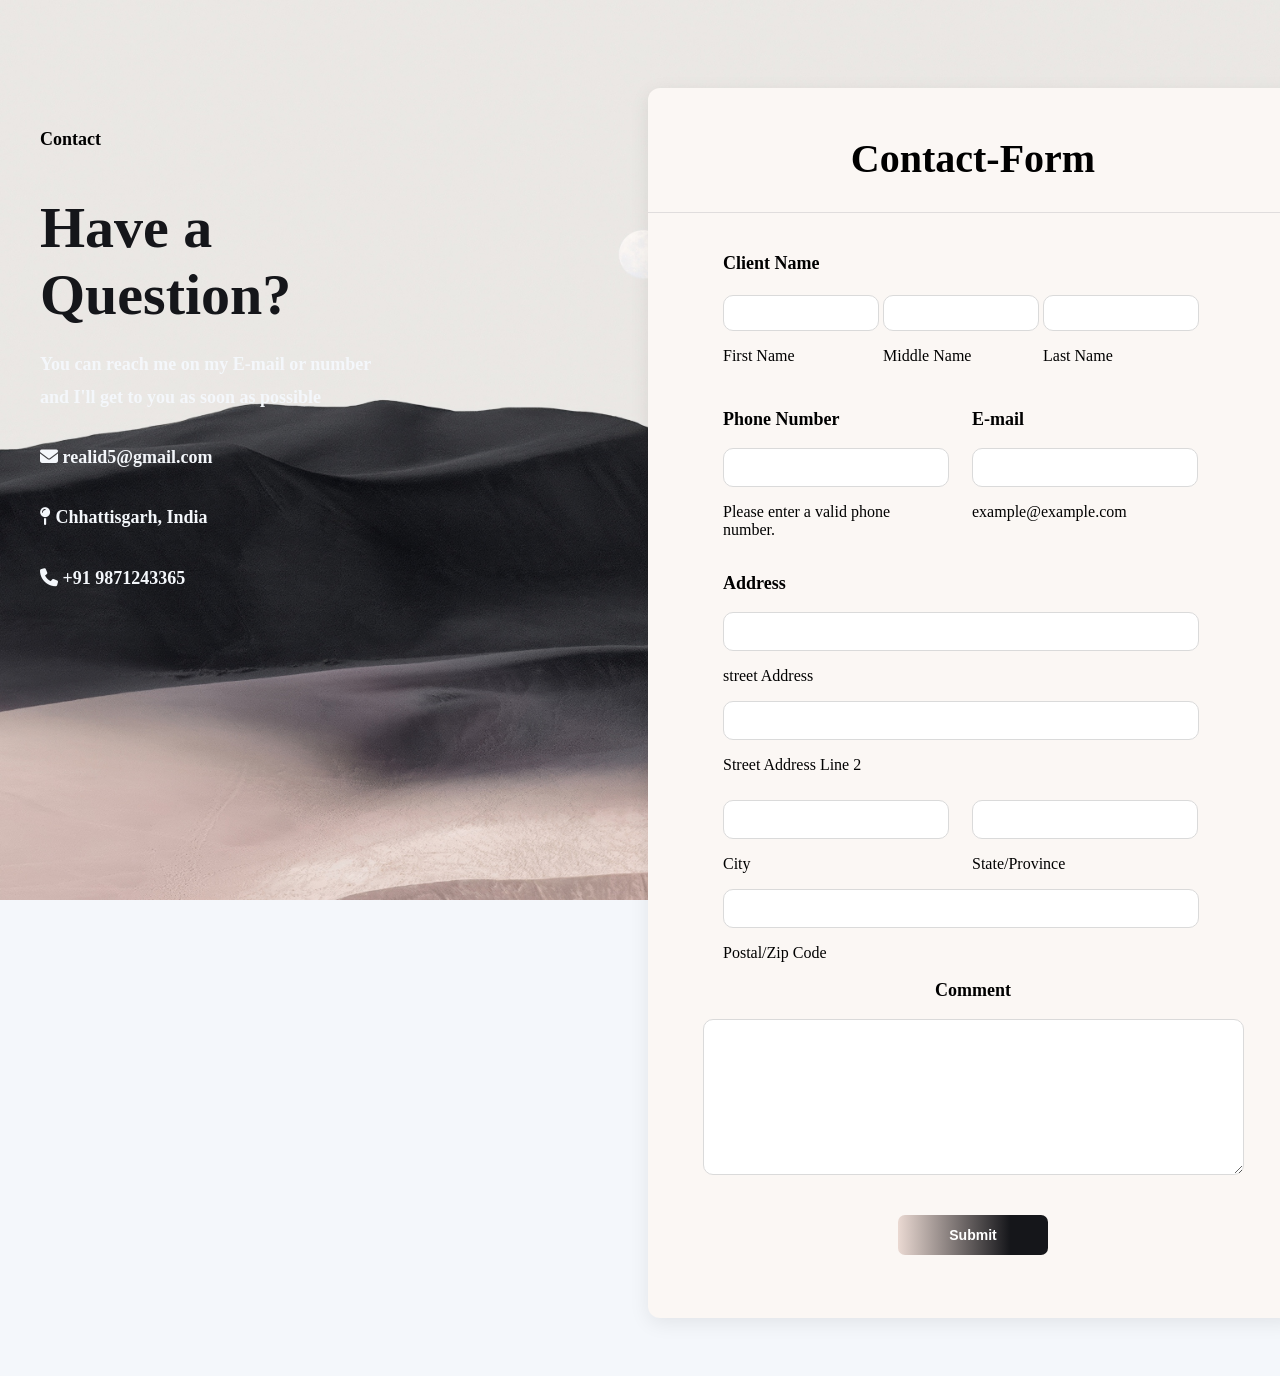
<file: index.html>
<!DOCTYPE html>
<html lang="en">
<head><link rel="stylesheet" href="https://cdnjs.cloudflare.com/ajax/libs/font-awesome/6.7.2/css/all.min.css">
       <link rel="stylesheet" href="stylesheet.css">


    <meta charset="UTF-8">
    <meta name="viewport" content="width=device-width, initial-scale=1.0">
    <title>Contact-Form</title>
</head>
<body>

    <div class="pagecontainer">

         <div class="contactdetails">
        <p style="color: black;">Contact</p>
        <h1>Have a Question?</h1>
        
        <p>You can reach me on my E-mail or number and I'll get to you as soon as possible</p>

        <p><i class="fa-solid fa-envelope"></i> realid5@gmail.com</p>
        <p><i class="fa-solid fa-map-pin"></i> Chhattisgarh, India</p>
        <p><i class="fa-duotone fa-solid fa-phone"></i> +91 9871243365</p>
    </div>


    <div class="entireform">

    <h1 style="font-family: calibri; font-size: 40px; text-align: center;" >Contact-Form</h1>

    
    <hr style="margin-top: 50px;">
 
     
    <div class="client-section">

    <p class="client-label">Client Name</p>
    
   
    <div class="name-box">
        <input type="text">
        <p>First Name</p>
         </div>

         <div class="name-box">
            <input type="text">
            <p>Middle Name</p>
         </div>

         <div class="name-box">
            <input type="text">
            <p>Last Name</p>

         </div>

        </div>
 
    
      <div class="phonemail">
     
    <div class="name-box1">
        <p style="font-size: 18px; font-weight: bold;">Phone Number</p>
        <input type="text">
        <p style="width: 220px;">Please enter a valid phone number.</p>
    </div>

    <div class="name-box1">
        <p style="font-size: 18px; font-weight: bold;">E-mail</p>
        <input type="text">
        <p>example@example.com</p>

    </div>

</div>


 <div class="adress-box">
    <p style="font-size: 18px; font-weight: bold;">Address</p>
    <input type="text">
    <p>street Address</p>
    <input type="text">
    <p>Street Address Line 2</p>

 </div>


<div class="phonemail">
<div class="name-box1">
    <input type="text">
    <p>City</p>
    
</div>

<div class="name-box1">
    <input type="text">
    <p>State/Province</p>
</div>
</div>


<div class="adress-box">
    <input type="text">
    <p>Postal/Zip Code</p>
</div>


<div class="commentbox"> 
<p style="font-size: 18px; font-weight: bold;">Comment</p>
<textarea rows="10" cols="65" style="border-radius: 10px; border: 1px solid rgb(218, 218, 218); ;"></textarea>
</div>

<br>
<br>

<button class="submitbtn" type="submit" style="font-weight: bold;">Submit</button>
   
    </div>

</div>
    
    </body>
</html>
</file>
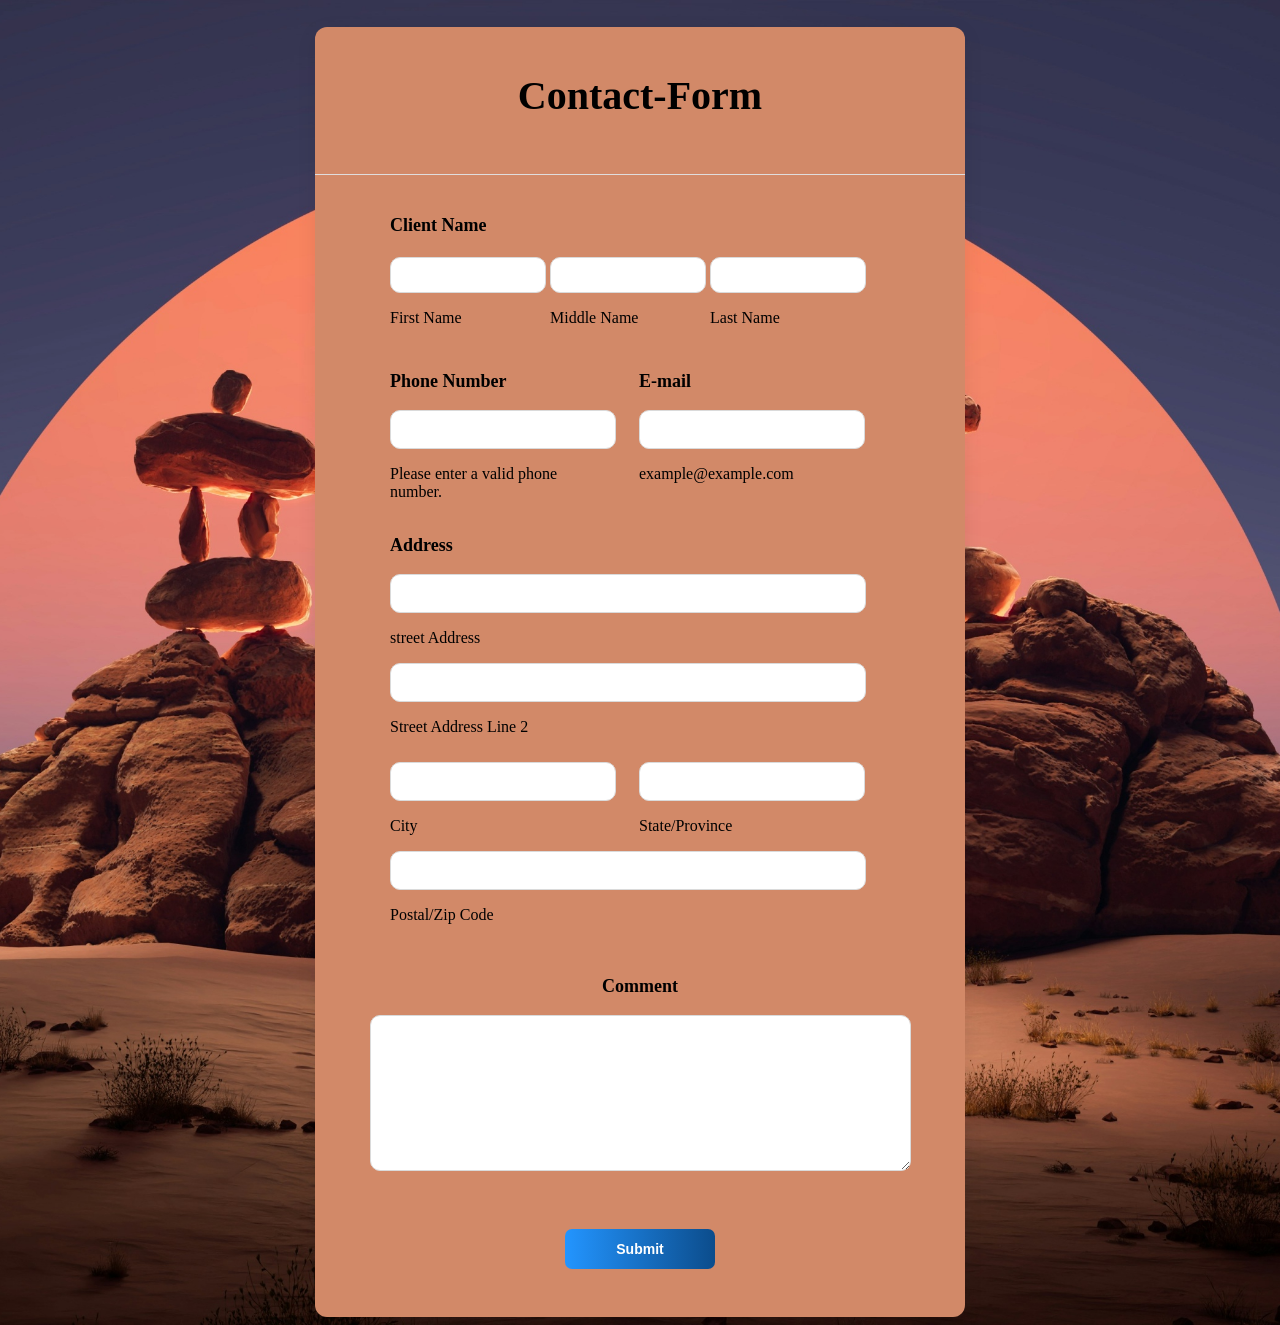
<file: contact form.html>
<!DOCTYPE html>
<html lang="en">
<head>
    <style>
        body {
            font-family: calibri;
            background-color: #f4f7fb;
            background-image: url(images/desert-rocks-3840x2160-27362.jpg);
            background-repeat: no-repeat;
            background-size: cover;
            background-position: center;

        }
    </style>

     <style>
        .entireform{ width: 650px;
            height: 1290px;
            margin: auto;
            background-color: rgb(210, 137, 104);
            border-radius: 12px;
            box-shadow: 0 5px 20px rgba(0, 0, 0, 0.08);
           
        }
     </style>

    <meta charset="UTF-8">
    <meta name="viewport" content="width=device-width, initial-scale=1.0">
    <title>Contact-Form</title>
</head>
<body>

    <div class="entireform">

    <h1 style="font-family: calibri; font-size: 40px; text-align: center;" >Contact-Form</h1>
    <hr style="margin-top: 100px;">
 
    <style>
        h1{
            position: relative;
          top: 45px;
        }
    </style>
     
     <style>
        hr{
            border: none;
            border-top: 1px solid rgb(224, 221, 221);
        }
     </style>
     
    <div class="client-section">

    <p class="client-label">Client Name</p>
    <style>
        .client-label{
            text-align: left;
            margin-top: 40px;
            font-size: 18px;
            font-weight: bold;
        }
    </style>
   
    <div class="name-box">
        <input type="text">
        <p>First Name</p>
         </div>

         <div class="name-box">
            <input type="text">
            <p>Middle Name</p>
         </div>

         <div class="name-box">
            <input type="text">
            <p>Last Name</p>

         </div>

         </div>

<style>
    .client-section{
        text-align: left;
        width: 500px;
        margin: auto;
        
    }
</style>

 <style>
    .name-box{
        display: inline-block;
        margin-top: 3px;
        
    }

    .name-box input{
        width: 150px;
        height: 32px;
        border: 1px solid rgb(218, 218, 218);
        border-radius: 10px;
        transition: box-shadow 0.2s;

    }

    .name-box input:hover{
        box-shadow: 0 0 5px rgb(112, 201, 246);
    }

 </style>
 
    
      <div class="phonemail">
     
    <div class="name-box1">
        <p style="font-size: 18px; font-weight: bold;">Phone Number</p>
        <input type="text">
        <p style="width: 220px;">Please enter a valid phone number.</p>
    </div>

    <div class="name-box1">
        <p style="font-size: 18px; font-weight: bold;">E-mail</p>
        <input type="text">
        <p>example@example.com</p>

    </div>

</div>

    <style>
        .name-box1{
            display: inline-block;
            width: 220px;
            margin-top: 10px;
            margin-right: 25px;
            vertical-align: top;

        }

        .name-box1 input{
            width: 220px;
            height: 35px;
            border: 1px solid rgb(218, 218, 218); 
            border-radius: 10px;
            transition: box-shadow 0.2s;
        }

        .name-box1 input:hover{
        box-shadow: 0 0 5px rgb(112, 201, 246);

        }

       
    </style>

   <style>
    .phonemail{
        width: 500px;
        margin: auto;
        border: none;
        text-align: left;
    }
   </style>


 <div class="adress-box">
    <p style="font-size: 18px; font-weight: bold;">Address</p>
    <input type="text">
    <p>street Address</p>
    <input type="text">
    <p>Street Address Line 2</p>

 </div>

 <style>
    .adress-box input{
        width: 470px;
        height: 35px;
        border: 1px solid rgb(218, 218, 218); 
        border-radius: 10px;
        transition: box-shadow 0.2s;
                       
    }

    .adress-box{
        margin: auto;
        width: 500px;
        border: none;
        text-align: left;
        
    }

    .adress-box input:hover{
        box-shadow: 0 0 5px rgb(112, 201, 246);

        }
 </style>

<div class="phonemail">
<div class="name-box1">
    <input type="text">
    <p>City</p>
    
</div>

<div class="name-box1">
    <input type="text">
    <p>State/Province</p>
</div>
</div>


<div class="adress-box">
    <input type="text">
    <p>Postal/Zip Code</p>
</div>
<br>

<div class="commentbox"> 
<p style="font-size: 18px; font-weight: bold;">Comment</p>
<textarea rows="10" cols="65" style="border-radius: 10px; border: 1px solid rgb(218, 218, 218); ;"></textarea>
</div>

<style>
    .commentbox textarea:hover{
        box-shadow: 0 0 5px rgb(112, 201, 246);

    }
</style>


<br>
<br>
<br>


<button class="submitbtn" type="submit" style="font-weight: bold;">Submit</button>
   

    <style>
        .submitbtn{
            width: 150px;
            height: 40px;
            color: white;
            border: none;
            border-radius: 7px;
            font-size: 14px;
            background: linear-gradient(90deg, #2395ff , #002852
            );
            background-size: 150% 100%;
            background-position: left;
            transition: background-position 0.1s ease ;
        }

        .submitbtn:hover{
            background-position: right;
        }
    </style>

    </div>

    <style>
        .entireform{
            width: 650px;
            margin: auto;
            margin-right: auto;
            border: none;
            text-align: center;
            
        }
    </style> 



</body>
</html>
</file>
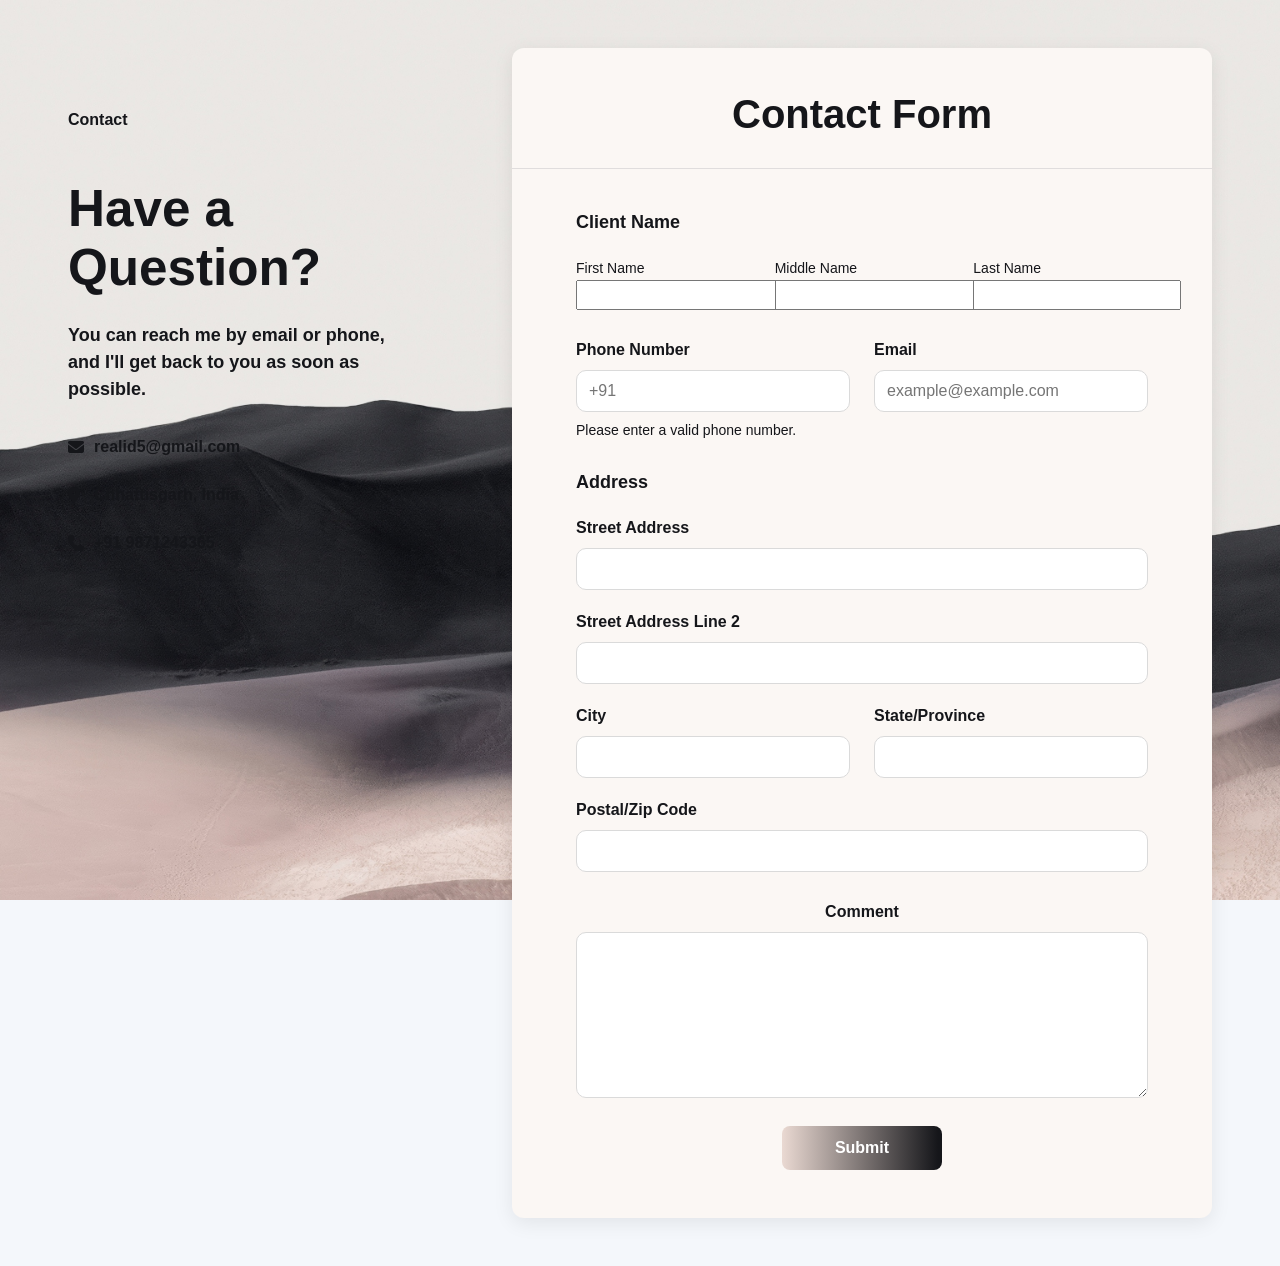
<file: gptversion.html>
<!DOCTYPE html>
<html lang="en">
<head>
    <meta charset="UTF-8">
    <meta name="viewport" content="width=device-width, initial-scale=1.0">

    <title>Contact Form</title>

    <link rel="stylesheet" href="gptversion.css">

    <link
        rel="stylesheet"
        href="https://cdnjs.cloudflare.com/ajax/libs/font-awesome/6.7.2/css/all.min.css"
    >
</head>
<body>

    <main class="page-container">

        <section class="contact-details">
            <p class="eyebrow">Contact</p>

            <h1>Have a Question?</h1>

            <p class="intro">
                You can reach me by email or phone, and I'll get back
                to you as soon as possible.
            </p>

            <address class="contact-list">
                <a href="mailto:realid5@gmail.com">
                    <i class="fa-solid fa-envelope" aria-hidden="true"></i>
                    <span>realid5@gmail.com</span>
                </a>

                <p>
                    <i class="fa-solid fa-location-dot" aria-hidden="true"></i>
                    <span>Chhattisgarh, India</span>
                </p>

                <a href="tel:+919871243365">
                    <i class="fa-solid fa-phone" aria-hidden="true"></i>
                    <span>+91 9871243365</span>
                </a>
            </address>
        </section>

        <section class="form-card" aria-labelledby="form-title">

            <header class="form-header">
                <h2 id="form-title">Contact Form</h2>
            </header>

            <form class="contact-form" action="#" method="post">

                <fieldset class="field-group">
                    <legend>Client Name</legend>

                    <div class="name-fields">
                        <label>
                            <span>First Name</span>
                            <input
                                type="text"
                                name="firstName"
                                autocomplete="given-name"
                                required
                            >
                        </label>

                        <label>
                            <span>Middle Name</span>
                            <input
                                type="text"
                                name="middleName"
                                autocomplete="additional-name"
                            >
                        </label>

                        <label>
                            <span>Last Name</span>
                            <input
                                type="text"
                                name="lastName"
                                autocomplete="family-name"
                                required
                            >
                        </label>
                    </div>
                </fieldset>

                <div class="field-row">
                    <label class="field">
                        <span>Phone Number</span>
                        <input
                            type="tel"
                            name="phone"
                            autocomplete="tel"
                            placeholder="+91"
                            required
                        >
                        <small>Please enter a valid phone number.</small>
                    </label>

                    <label class="field">
                        <span>Email</span>
                        <input
                            type="email"
                            name="email"
                            autocomplete="email"
                            placeholder="example@example.com"
                            required
                        >
                    </label>
                </div>

                <fieldset class="field-group">
                    <legend>Address</legend>

                    <label class="field">
                        <span>Street Address</span>
                        <input
                            type="text"
                            name="address"
                            autocomplete="address-line1"
                        >
                    </label>

                    <label class="field">
                        <span>Street Address Line 2</span>
                        <input
                            type="text"
                            name="addressLine2"
                            autocomplete="address-line2"
                        >
                    </label>

                    <div class="field-row">
                        <label class="field">
                            <span>City</span>
                            <input
                                type="text"
                                name="city"
                                autocomplete="address-level2"
                            >
                        </label>

                        <label class="field">
                            <span>State/Province</span>
                            <input
                                type="text"
                                name="state"
                                autocomplete="address-level1"
                            >
                        </label>
                    </div>

                    <label class="field">
                        <span>Postal/Zip Code</span>
                        <input
                            type="text"
                            name="postalCode"
                            autocomplete="postal-code"
                        >
                    </label>
                </fieldset>

                <label class="field comment-field">
                    <span>Comment</span>
                    <textarea name="comment" rows="6"></textarea>
                </label>

                <button class="submit-button" type="submit">
                    Submit
                </button>

            </form>
        </section>

    </main>

</body>
</html>
</file>
<file: stylesheet.css>
body 
        {
            font-family: calibri;
            background-color: #f4f7fb;
            background-image: url(images/sand-dunes-moon-3840x2160-26311.jpg);
            background-repeat: no-repeat;
            background-size: cover;
            background-position: center;
            background-attachment: fixed;
            padding-top: 80px;
            padding-bottom: 50px;
        }

         .entireform
         { 
            width: 650px;
            height: 1230px;
            margin-left: 600px;
            background-color: rgb(251, 247, 244);
            border-radius: 12px;
            box-shadow: 0 5px 20px rgba(0, 0, 0, 0.08);
            width: 650px;
            flex-shrink: 0;
            border: none;
            text-align: center;
            
        }

         .contactdetails
         {
            width: 350px;
            margin-top: 65px;
            margin-right: 850px;
            color: #15161a;
            position: fixed;
            top: 40px;
        
        }

        .contactdetails h1 
        {
            position: static;
            top: auto;
            font-size: 58px;
            margin-bottom: 20px;
            
        }

        .contactdetails p 
        {
            font-size: 18px;
            line-height: 1.8;
            margin-bottom: 28px;
            font-weight: bold;
            color: #f4f7fb;
        }

         h1
         {
            position: relative;
          top: 20px;
        }

        hr
        {
            border: none;
            border-top: 1px solid rgb(224, 221, 221);
        }

        .client-label
        {
            text-align: left;
            margin-top: 40px;
            font-size: 18px;
            font-weight: bold;
        }

         .client-section
         {
        text-align: left;
        width: 500px;
        margin: auto;
        
        }

         .name-box{
        display: inline-block;
        margin-top: 3px;
         }

        .name-box input
        {
        width: 150px;
        height: 32px;
        border: 1px solid rgb(218, 218, 218);
        border-radius: 10px;
        transition: box-shadow 0.2s;
         }

        .name-box input:hover
        {
        box-shadow: 0 0 5px rgb(112, 201, 246);
         }

         .name-box1
         {
            display: inline-block;
            width: 220px;
            margin-top: 10px;
            margin-right: 25px;
            vertical-align: top;

        }

        .name-box1 input
        {
            width: 220px;
            height: 35px;
            border: 1px solid rgb(218, 218, 218); 
            border-radius: 10px;
            transition: box-shadow 0.2s;
        }

        .name-box1 input:hover
        {
        box-shadow: 0 0 5px rgb(112, 201, 246);
         }

         .phonemail
         {
        width: 500px;
        margin: auto;
        border: none;
        text-align: left;
         }

         .adress-box input{
        width: 470px;
        height: 35px;
        border: 1px solid rgb(218, 218, 218); 
        border-radius: 10px;
        transition: box-shadow 0.2s;
                       
         }

        .adress-box
        {
        margin: auto;
        width: 500px;
        border: none;
        text-align: left;
        
         }

        .adress-box input:hover
        {
        box-shadow: 0 0 5px rgb(112, 201, 246);
         }

         .commentbox textarea:hover
         {
        box-shadow: 0 0 5px rgb(112, 201, 246);
         }

         .submitbtn
         {
            width: 150px;
            height: 40px;
            color: white;
            border: none;
            border-radius: 7px;
            font-size: 14px;
            background: linear-gradient(90deg, #ead9d2 , #15161a 50%
            );
            background-size: 150% 100%;
            background-position: left;
            transition: background-position 0.1s ease ;
        }

        .submitbtn:hover
        {
            background-position: right;
        }

        .pagecontainer
        {
            display: flex;
            align-items: flex-start;
            justify-content: space-evenly;
            gap: 50px;
            padding: 0 40px;
        }
</file>
<file: gptversion.css>
/* ===== Global Styles ===== */

* {
    box-sizing: border-box;
}

body {
    margin: 0;
    padding: 48px 24px;
    font-family: Calibri, Arial, sans-serif;
    color: #15161a;
    background: #f4f7fb url("images/sand-dunes-moon-3840x2160-26311.jpg")
        center / cover no-repeat;
    background-attachment: fixed;
    line-height: 1.5;
}

input,
textarea,
button {
    font: inherit;
}


/* ===== Main Layout ===== */

.page-container {
    display: flex;
    align-items: flex-start;
    justify-content: space-evenly;
    gap: 50px;
    max-width: 1440px;
    margin: 0 auto;
}


/* ===== Contact Information ===== */

.contact-details {
    flex: 0 1 350px;
    margin-top: 40px;
}

.eyebrow {
    margin: 20px 0 48px;
    font-weight: bold;
}

.contact-details h1 {
    max-width: 350px;
    margin: 0 0 24px;
    font-size: clamp(2.5rem, 4vw, 3.5rem);
    line-height: 1.15;
}

.intro {
    margin: 0 0 32px;
    font-size: 18px;
    font-weight: bold;
}

.contact-list {
    display: flex;
    flex-direction: column;
    align-items: flex-start;
    gap: 24px;
    font-style: normal;
    font-weight: bold;
}

.contact-list a,
.contact-list p {
    display: flex;
    align-items: center;
    gap: 10px;
    margin: 0;
    color: inherit;
    text-decoration: none;
    overflow-wrap: anywhere;
}

.contact-list i {
    width: 16px;
    flex-shrink: 0;
}

.contact-list a:hover {
    text-decoration: underline;
}


/* ===== Form Card ===== */

.form-card {
    flex: 0 1 700px;
    min-width: 0;
    overflow: hidden;
    background: #fbf7f4;
    border-radius: 12px;
    box-shadow: 0 5px 20px rgb(0 0 0 / 8%);
}

.form-header {
    padding: 42px 32px 30px;
    border-bottom: 1px solid #e0dddd;
    text-align: center;
}

.form-header h2 {
    margin: 0;
    font-size: 40px;
    line-height: 1.2;
}

.contact-form {
    display: flex;
    flex-direction: column;
    gap: 28px;
    padding: 40px clamp(24px, 5vw, 80px) 48px;
}


/* ===== Form Fields ===== */

.field-group {
    display: flex;
    flex-direction: column;
    gap: 20px;
    min-width: 0;
    margin: 0;
    padding: 0;
    border: 0;
}

.field-group legend {
    float: left;
    width: 100%;
    margin-bottom: 0;
    padding: 0;
    font-size: 18px;
    font-weight: bold;
}

.name-fields,
.field-row {
    display: grid;
    grid-template-columns: repeat(2, minmax(0, 1fr));
    gap: 20px 24px;
}

.name-fields {
    grid-template-columns: repeat(3, minmax(0, 1fr));
}

.field {
    display: flex;
    flex-direction: column;
    gap: 8px;
    min-width: 0;
}

.field > span {
    font-weight: bold;
}

.name-fields label > span {
    font-size: 14px;
    font-weight: normal;
}

.field input,
.field textarea {
    width: 100%;
    min-width: 0;
    padding: 10px 12px;
    border: 1px solid #dadada;
    border-radius: 10px;
    background: #fff;
    color: inherit;
    transition: border-color 0.2s, box-shadow 0.2s;
}

.field input {
    height: 42px;
}

.field textarea {
    min-height: 150px;
    resize: vertical;
}

.field input:focus-visible,
.field textarea:focus-visible {
    outline: 2px solid #70c9f6;
    outline-offset: 2px;
    border-color: #399ed0;
}

.field small {
    font-size: 14px;
}

.comment-field > span {
    text-align: center;
}


/* ===== Submit Button ===== */

.submit-button {
    align-self: center;
    width: 160px;
    min-height: 44px;
    border: 0;
    border-radius: 8px;
    background: linear-gradient(90deg, #ead9d2, #15161a 65%);
    background-size: 150% 100%;
    background-position: left;
    color: #fff;
    font-weight: bold;
    cursor: pointer;
    transition: background-position 0.25s;
}

.submit-button:hover {
    background-position: right;
}

.submit-button:focus-visible {
    outline: 2px solid #399ed0;
    outline-offset: 3px;
}


/* ===== Responsive Layout ===== */

@media (max-width: 900px) {
    body {
        padding: 32px 20px;
        background-attachment: scroll;
    }

    .page-container {
        flex-direction: column;
        align-items: stretch;
        gap: 36px;
    }

    .contact-details {
        flex-basis: auto;
        width: 100%;
        max-width: 550px;
        margin: 0 auto;
    }

    .eyebrow {
        margin: 0 0 20px;
    }

    .contact-details h1 {
        max-width: none;
        font-size: clamp(2.5rem, 7vw, 3.5rem);
    }

    .intro {
        max-width: 500px;
    }

    .contact-list {
        gap: 16px;
    }

    .form-card {
        width: 100%;
        max-width: 700px;
        margin: 0 auto;
        flex-basis: auto;
    }
}

@media (max-width: 520px) {
    body {
        padding: 20px 12px;
    }

    .form-header {
        padding: 28px 16px;
    }

    .form-header h2 {
        font-size: 30px;
    }

    .contact-form {
        gap: 24px;
        padding: 28px 20px 32px;
    }

    .name-fields,
    .field-row {
        grid-template-columns: 1fr;
        gap: 18px;
    }
}
</file>
